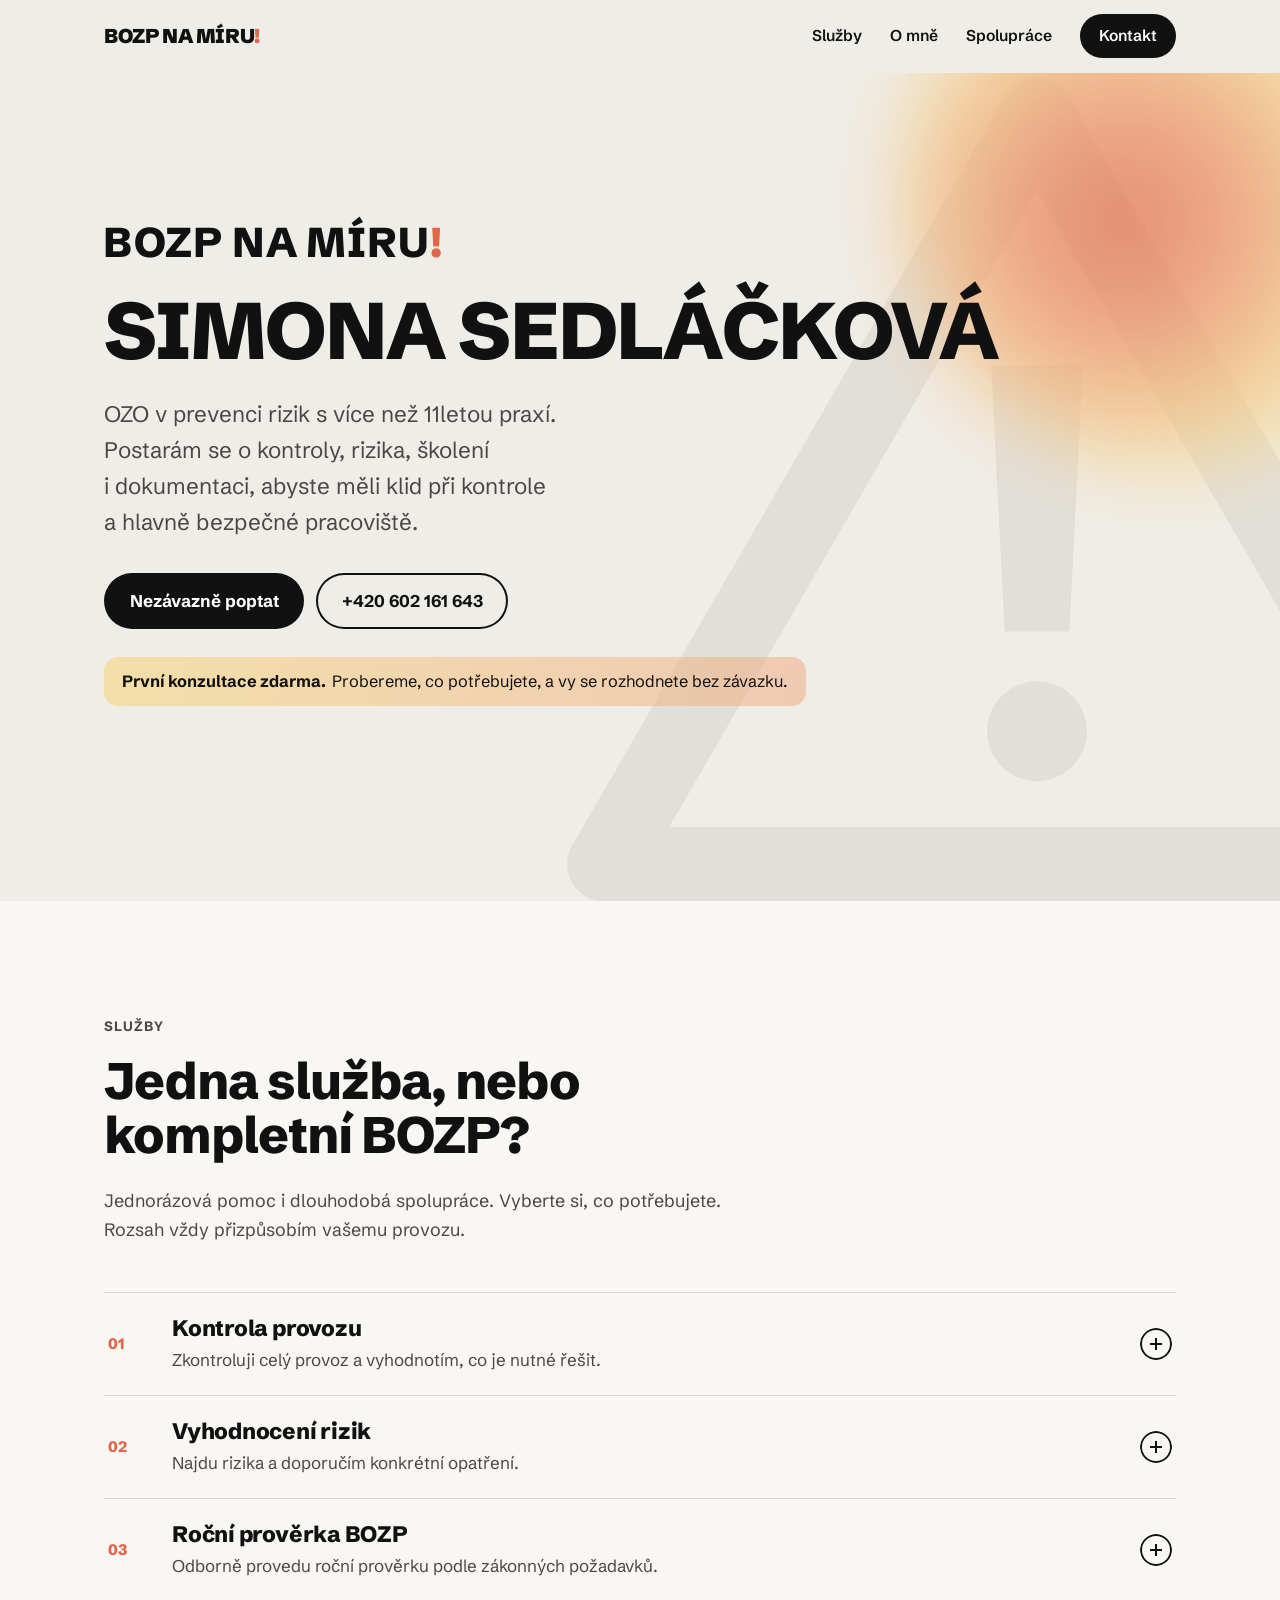
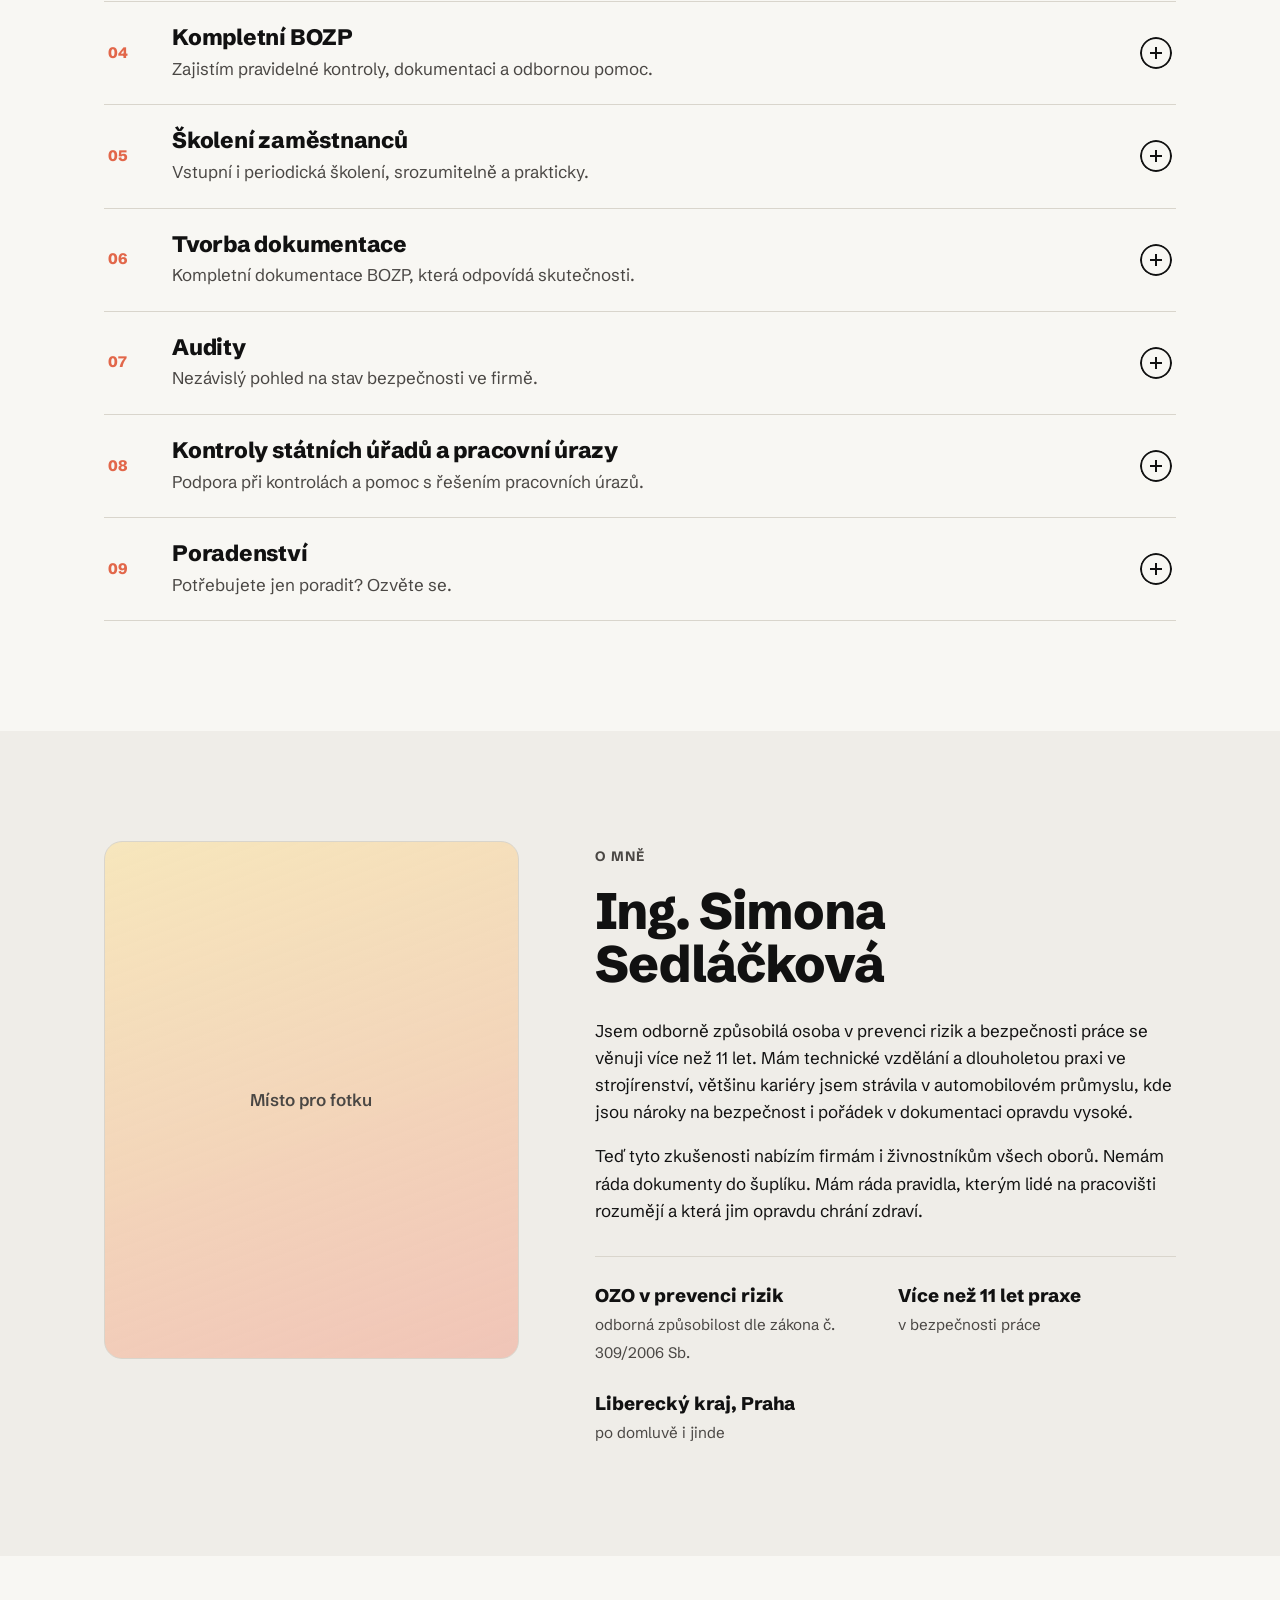
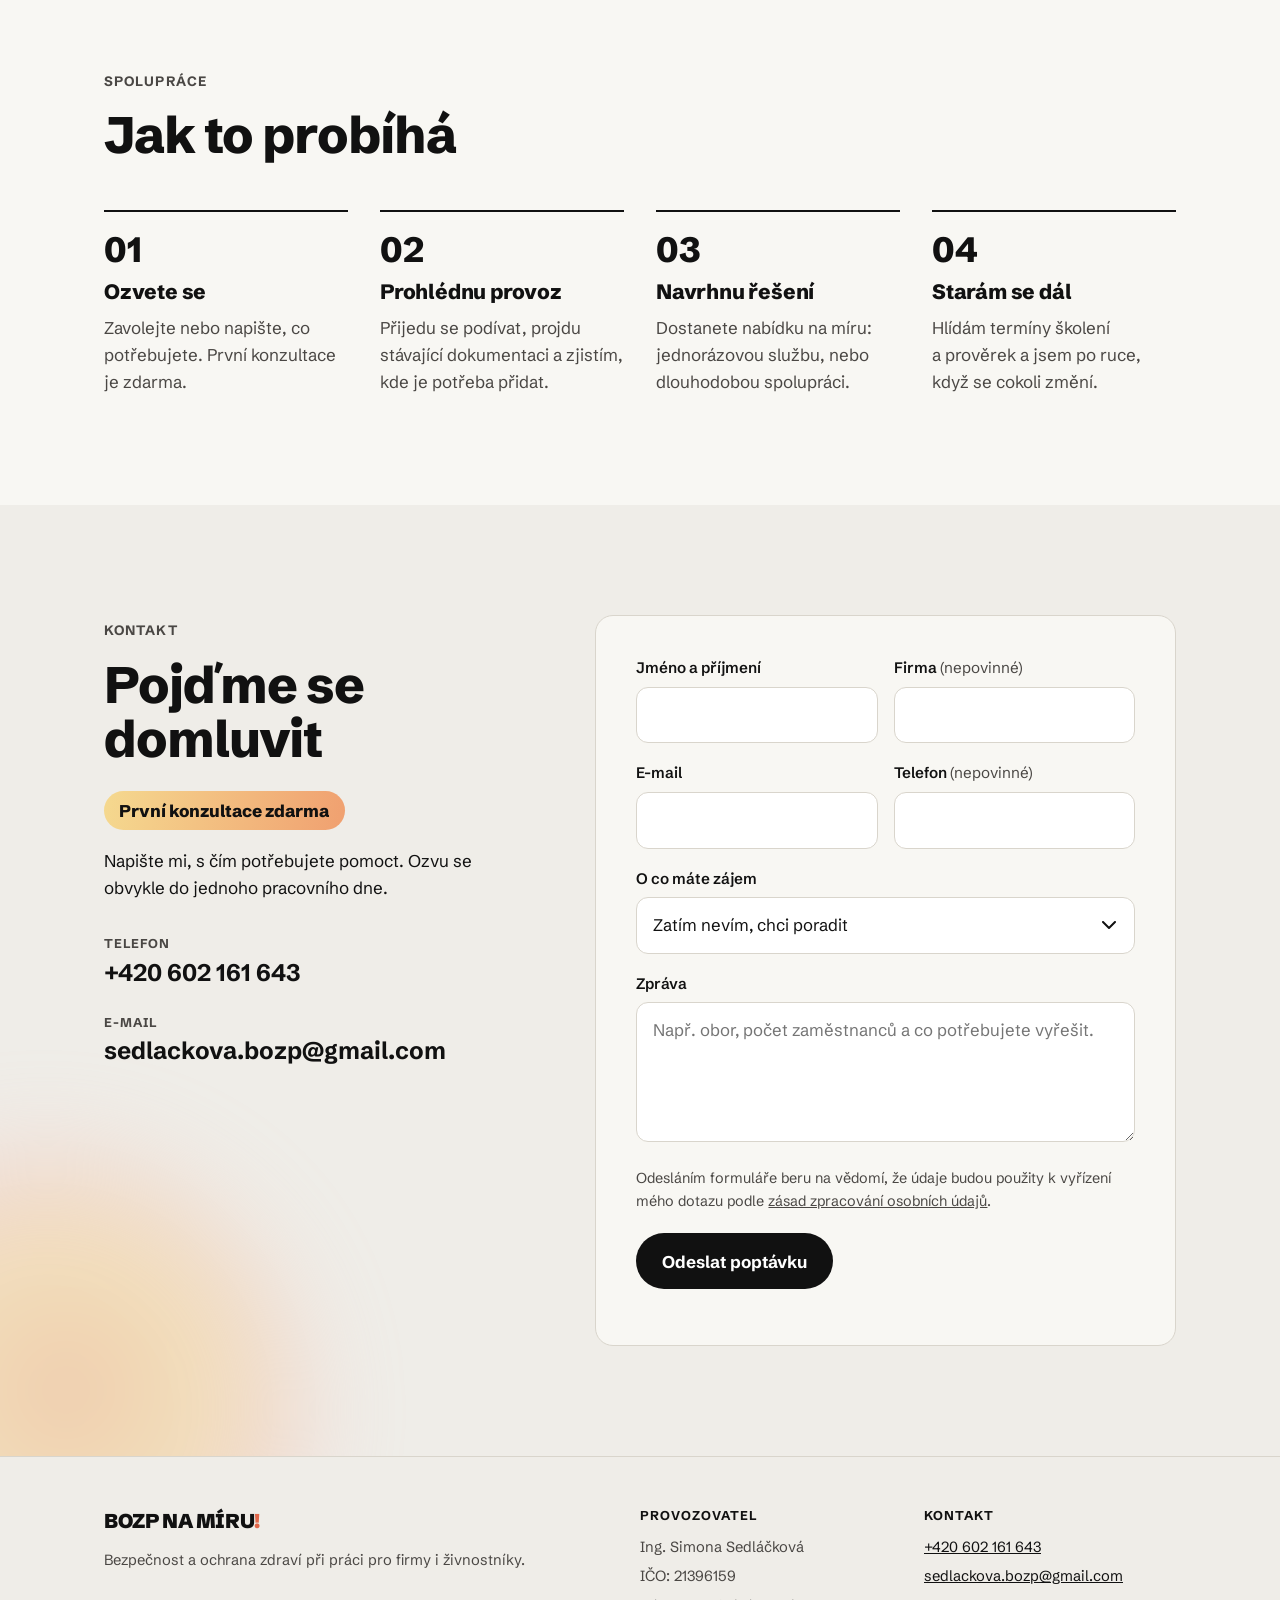
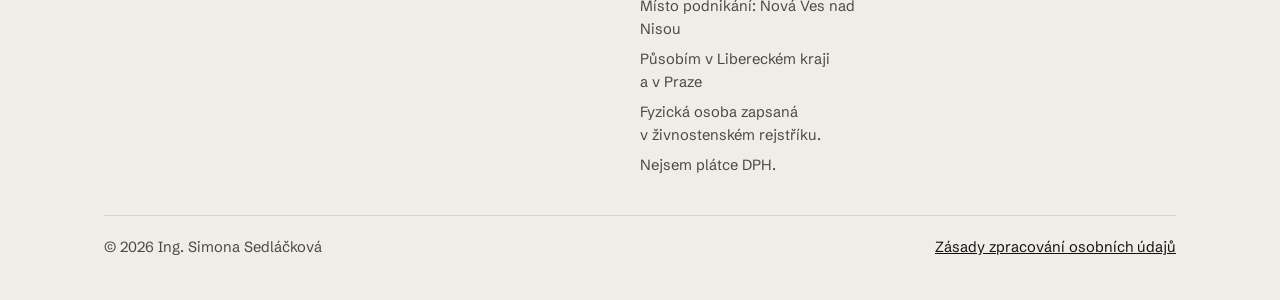
<file: index.html>
<!doctype html>
<html lang="cs">
<head>
  <meta charset="utf-8">
  <meta name="viewport" content="width=device-width, initial-scale=1">
  <title>Ing. Simona Sedláčková – OZO v prevenci rizik | BOZP na míru</title>
  <meta name="description" content="Bezpečnost a ochrana zdraví při práci pro firmy i živnostníky. Zavedení systému BOZP, školení zaměstnanců, kontroly, roční prověrky, audity a dokumentace. Simona Sedláčková, odborně způsobilá osoba v prevenci rizik.">
  <link rel="canonical" href="https://bozpnamiru.cz/">
  <meta property="og:type" content="website">
  <meta property="og:title" content="BOZP na míru – Simona Sedláčková">
  <meta property="og:description" content="BOZP pro firmy i živnostníky. Školení, kontroly, prověrky, audity a dokumentace.">
  <meta property="og:url" content="https://bozpnamiru.cz/">
  <meta property="og:locale" content="cs_CZ">
  <link rel="icon" href="assets/favicon.svg?v=2" type="image/svg+xml">
  <link rel="icon" href="assets/favicon-32.png?v=2" type="image/png" sizes="32x32">
  <link rel="apple-touch-icon" href="assets/apple-touch-icon.png?v=2">
  <link rel="preload" href="assets/fonts/schibsted-grotesk-latin-wght-normal.woff2" as="font" type="font/woff2" crossorigin>
  <link rel="stylesheet" href="assets/style.css?v=15">
  <script type="application/ld+json">
  {
    "@context": "https://schema.org",
    "@type": "ProfessionalService",
    "name": "BOZP na míru – Simona Sedláčková",
    "url": "https://bozpnamiru.cz/",
    "telephone": "+420602161643",
    "email": "sedlackova.bozp@gmail.com",
    "areaServed": "CZ",
    "description": "Bezpečnost a ochrana zdraví při práci: zavedení systému BOZP, školení zaměstnanců, kontroly, roční prověrky, audity, dokumentace a poradenství."
  }
  </script>
</head>
<body>

<header class="site-header">
  <div class="wrap">
    <a class="logo" href="#top">BOZP na míru<span class="bang">!</span></a>
    <button class="menu-toggle" aria-expanded="false" aria-controls="nav">Menu</button>
    <nav class="nav" id="nav" aria-label="Hlavní navigace">
      <a href="#sluzby">Služby</a>
      <a href="#o-mne">O mně</a>
      <a href="#spoluprace">Spolupráce</a>
      <a class="btn" href="#kontakt">Kontakt</a>
    </nav>
  </div>
</header>

<main id="top">

  <section class="hero">
    <div class="wrap">
      <p class="kicker">BOZP na míru<span class="bang">!</span></p>
      <h1>Simona Sedláčková</h1>
      <p class="lead">OZO v prevenci rizik s více než 11letou praxí. Postarám se o kontroly, rizika, školení i dokumentaci, abyste měli klid při kontrole a hlavně bezpečné pracoviště.</p>
      <div class="actions">
        <a class="btn" href="#kontakt">Nezávazně poptat</a>
        <a class="btn btn--ghost" href="tel:+420602161643">+420 602 161 643</a>
      </div>
      <p class="free"><strong>První konzultace zdarma.</strong> Probereme, co potřebujete, a vy se rozhodnete bez závazku.</p>
    </div>
  </section>

  <section class="section section--alt" id="sluzby">
    <div class="wrap">
      <div class="section-head">
        <span class="eyebrow">Služby</span>
        <h2>Jedna služba, nebo kompletní BOZP?</h2>
        <p>Jednorázová pomoc i dlouhodobá spolupráce. Vyberte si, co potřebujete. Rozsah vždy přizpůsobím vašemu provozu.</p>
      </div>
      <div class="accordion">
        <details class="acc">
          <summary><span class="num">01</span><span class="acc-title"><strong>Kontrola provozu</strong><span>Zkontroluji celý provoz a vyhodnotím, co je nutné řešit.</span></span></summary>
          <div class="acc-body">
            <p>Projdu s vámi pracoviště, stroje, sklady i kanceláře a podívám se na stávající dokumentaci. Výsledkem je přehledný seznam zjištění seřazený podle závažnosti a návrh, jak jednotlivé nedostatky odstranit.</p>
            <ul>
              <li>prohlídka pracovišť a strojního zařízení</li>
              <li>kontrola dokumentace a evidence školení</li>
              <li>zpráva se zjištěními a doporučeními</li>
            </ul>
          </div>
        </details>
        <details class="acc">
          <summary><span class="num">02</span><span class="acc-title"><strong>Vyhodnocení rizik</strong><span>Najdu rizika a doporučím konkrétní opatření.</span></span></summary>
          <div class="acc-body">
            <p>Vyhledání a vyhodnocení rizik je základní povinností každého zaměstnavatele. Zmapuji rizika na jednotlivých pracovištích a pozicích, vyhodnotím je a navrhnu konkrétní a v praxi proveditelná opatření.</p>
            <ul>
              <li>katalog rizik podle pracovišť a profesí</li>
              <li>návrh opatření a osobních ochranných pracovních prostředků (OOPP)</li>
              <li>podklady pro kategorizaci prací</li>
            </ul>
          </div>
        </details>
        <details class="acc">
          <summary><span class="num">03</span><span class="acc-title"><strong>Roční prověrka BOZP</strong><span>Odborně provedu roční prověrku podle zákonných požadavků.</span></span></summary>
          <div class="acc-body">
            <p>Prověrku BOZP musí zaměstnavatel provádět alespoň jednou ročně. Provedu ji, zapíšu výsledky a připravím plán odstranění zjištěných nedostatků s termíny a odpovědnými osobami.</p>
            <ul>
              <li>prověrka pracovišť, zařízení a dokumentace</li>
              <li>zápis z prověrky</li>
              <li>plán nápravných opatření</li>
            </ul>
          </div>
        </details>
        <details class="acc">
          <summary><span class="num">04</span><span class="acc-title"><strong>Kompletní BOZP</strong><span>Zajistím pravidelné kontroly, dokumentaci a odbornou pomoc.</span></span></summary>
          <div class="acc-body">
            <p>Převezmu za vás péči o BOZP dlouhodobě, jako vaše externí odborně způsobilá osoba. Zavedu systém, hlídám termíny školení, prověrek a revizí a jsem po ruce, když se cokoli změní.</p>
            <ul>
              <li>zavedení systému BOZP od základu</li>
              <li>pravidelné kontroly a aktualizace dokumentace</li>
              <li>hlídání termínů a konzultace kdykoli potřebujete</li>
            </ul>
          </div>
        </details>
        <details class="acc">
          <summary><span class="num">05</span><span class="acc-title"><strong>Školení zaměstnanců</strong><span>Vstupní i periodická školení, srozumitelně a prakticky.</span></span></summary>
          <div class="acc-body">
            <p>Školím zaměstnance i vedoucí pracovníky přímo u vás, s ohledem na vaše pracoviště a rizika. Bez zbytečné teorie, s příklady z praxe. Ke každému školení připravím osnovu a záznam o proškolení.</p>
            <ul>
              <li>vstupní školení nových zaměstnanců</li>
              <li>periodická školení zaměstnanců a vedoucích</li>
              <li>osnovy, testy a záznamy o školení</li>
            </ul>
          </div>
        </details>
        <details class="acc">
          <summary><span class="num">06</span><span class="acc-title"><strong>Tvorba dokumentace</strong><span>Kompletní dokumentace BOZP, která odpovídá skutečnosti.</span></span></summary>
          <div class="acc-body">
            <p>Zpracuji nebo zaktualizuji dokumentaci tak, aby odpovídala vašemu provozu a obstála při kontrole. Žádné obecné šablony do šuplíku.</p>
            <ul>
              <li>směrnice, pracovní postupy a provozní řády</li>
              <li>seznam a pravidla přidělování OOPP</li>
              <li>evidence úrazů, školení a revizí</li>
            </ul>
          </div>
        </details>
        <details class="acc">
          <summary><span class="num">07</span><span class="acc-title"><strong>Audity</strong><span>Nezávislý pohled na stav bezpečnosti ve firmě.</span></span></summary>
          <div class="acc-body">
            <p>Prověřím, jak je na tom vaše firma s BOZP, kde jsou mezery a co je potřeba doplnit. Hodí se před kontrolou zákazníka, při změně provozu nebo když přebíráte firmu po někom jiném.</p>
          </div>
        </details>
        <details class="acc">
          <summary><span class="num">08</span><span class="acc-title"><strong>Kontroly státních úřadů a pracovní úrazy</strong><span>Podpora při kontrolách a pomoc s řešením pracovních úrazů.</span></span></summary>
          <div class="acc-body">
            <p>Pomohu vám připravit se na kontrolu inspektorátu práce, hygieny nebo jiného úřadu a budu u ní s vámi. Když dojde k úrazu, provedu vás vším potřebným: šetřením, záznamem, ohlášením i opatřeními, aby se úraz neopakoval.</p>
            <ul>
              <li>příprava na kontrolu a účast při ní</li>
              <li>šetření a záznam o pracovním úrazu</li>
              <li>návrh opatření proti opakování</li>
            </ul>
          </div>
        </details>
        <details class="acc">
          <summary><span class="num">09</span><span class="acc-title"><strong>Poradenství</strong><span>Potřebujete jen poradit? Ozvěte se.</span></span></summary>
          <div class="acc-body">
            <p>Nový stroj, nová pozice, stěhování provozu nebo jen nejistota, jestli máte vše v pořádku? Zavolejte nebo napište a společně najdeme řešení.</p>
          </div>
        </details>
      </div>
    </div>
  </section>

  <section class="section" id="o-mne">
    <div class="wrap about">
      <div class="about-photo">
        <!-- Sem patří fotka: <img src="assets/simona.jpg" alt="Ing. Simona Sedláčková"> -->
        <span>Místo pro fotku</span>
      </div>
      <div class="about-text">
        <span class="eyebrow">O mně</span>
        <h2>Ing. Simona Sedláčková</h2>
        <p>Jsem odborně způsobilá osoba v prevenci rizik a bezpečnosti práce se věnuji více než 11 let. Mám technické vzdělání a dlouholetou praxi ve strojírenství, většinu kariéry jsem strávila v automobilovém průmyslu, kde jsou nároky na bezpečnost i pořádek v dokumentaci opravdu vysoké.</p>
        <p>Teď tyto zkušenosti nabízím firmám i živnostníkům všech oborů. Nemám ráda dokumenty do šuplíku. Mám ráda pravidla, kterým lidé na pracovišti rozumějí a která jim opravdu chrání zdraví.</p>
        <ul class="facts">
          <li><strong>OZO v prevenci rizik</strong><span>odborná způsobilost dle zákona č. 309/2006 Sb.</span></li>
          <li><strong>Více než 11 let praxe</strong><span>v bezpečnosti práce</span></li>
          <li><strong>Liberecký kraj, Praha</strong><span>po domluvě i jinde</span></li>
        </ul>
      </div>
    </div>
  </section>

  
<section class="section section--alt" id="spoluprace">
    <div class="wrap">
      <div class="section-head">
        <span class="eyebrow">Spolupráce</span>
        <h2>Jak to probíhá</h2>
      </div>
      <ol class="steps">
        <li>
          <h3>Ozvete se</h3>
          <p>Zavolejte nebo napište, co potřebujete. První konzultace je zdarma.</p>
        </li>
        <li>
          <h3>Prohlédnu provoz</h3>
          <p>Přijedu se podívat, projdu stávající dokumentaci a zjistím, kde je potřeba přidat.</p>
        </li>
        <li>
          <h3>Navrhnu řešení</h3>
          <p>Dostanete nabídku na míru: jednorázovou službu, nebo dlouhodobou spolupráci.</p>
        </li>
        <li>
          <h3>Starám se dál</h3>
          <p>Hlídám termíny školení a prověrek a jsem po ruce, když se cokoli změní.</p>
        </li>
      </ol>
    </div>
  </section>

  <section class="section contact" id="kontakt">
    <div class="wrap contact-grid">
      <div>
        <span class="eyebrow">Kontakt</span>
        <h2>Pojďme se domluvit</h2>
        <p class="free-tag">První konzultace zdarma</p>
        <p>Napište mi, s čím potřebujete pomoct. Ozvu se obvykle do jednoho pracovního dne.</p>
        <ul class="contact-list">
          <li><small>Telefon</small><a href="tel:+420602161643">+420 602 161 643</a></li>
          <li><small>E-mail</small><a href="mailto:sedlackova.bozp@gmail.com">sedlackova.bozp@gmail.com</a></li>
        </ul>
      </div>

      <form class="form" id="contact-form" action="https://api.web3forms.com/submit" method="POST">
        <!-- Veřejný přístupový klíč Web3Forms (zprávy chodí na sedlackova.bozp@gmail.com). Stránka po odeslání bez JS. -->
        <input type="hidden" name="access_key" value="8492be6b-2403-4255-b767-b982b2ebc6d7">
        <input type="hidden" name="subject" value="Nová poptávka z webu BOZP na míru">
        <input type="hidden" name="from_name" value="Web BOZP na míru">
        <input type="hidden" name="redirect" value="https://bozpnamiru.cz/dekujeme.html">
        <input type="checkbox" name="botcheck" class="hp" tabindex="-1" autocomplete="off" aria-hidden="true">

        <div class="form-row">
          <div class="field">
            <label for="f-name">Jméno a příjmení</label>
            <input id="f-name" name="Jméno" type="text" autocomplete="name" required>
          </div>
          <div class="field">
            <label for="f-company">Firma <span class="opt">(nepovinné)</span></label>
            <input id="f-company" name="Firma" type="text" autocomplete="organization">
          </div>
        </div>
        <div class="form-row">
          <div class="field">
            <label for="f-email">E-mail</label>
            <input id="f-email" name="email" type="email" autocomplete="email" required>
          </div>
          <div class="field">
            <label for="f-phone">Telefon <span class="opt">(nepovinné)</span></label>
            <input id="f-phone" name="Telefon" type="tel" autocomplete="tel">
          </div>
        </div>
        <div class="field">
          <label for="f-service">O co máte zájem</label>
          <select id="f-service" name="Služba">
            <option>Zatím nevím, chci poradit</option>
            <option>Kontrola provozu</option>
            <option>Vyhodnocení rizik</option>
            <option>Roční prověrka BOZP</option>
            <option>Kompletní BOZP</option>
            <option>Školení zaměstnanců</option>
            <option>Tvorba dokumentace</option>
            <option>Audit</option>
            <option>Kontrola úřadu / pracovní úraz</option>
            <option>Poradenství</option>
          </select>
        </div>
        <div class="field">
          <label for="f-message">Zpráva</label>
          <textarea id="f-message" name="Zpráva" required placeholder="Např. obor, počet zaměstnanců a co potřebujete vyřešit."></textarea>
        </div>
        <p class="form-note">Odesláním formuláře beru na vědomí, že údaje budou použity k vyřízení mého dotazu podle <a href="zasady-ochrany-osobnich-udaju.html">zásad zpracování osobních údajů</a>.</p>
        <button class="btn" type="submit">Odeslat poptávku</button>
        <p class="form-status" id="form-status" role="status" aria-live="polite"></p>
      </form>
    </div>
  </section>

</main>

<footer class="site-footer">
  <div class="wrap">
    <div class="footer-grid">
      <div>
        <a class="logo" href="#top">BOZP na míru<span class="bang">!</span></a>
        <p>Bezpečnost a ochrana zdraví při práci pro firmy i živnostníky.</p>
      </div>
      <div>
        <h4>Provozovatel</h4>
        <p>Ing. Simona Sedláčková</p>
        <p>IČO: 21396159</p>
        <p>Místo podnikání: Nová Ves nad Nisou</p>
        <p>Působím v Libereckém kraji a v Praze</p>
        <p>Fyzická osoba zapsaná v živnostenském rejstříku.</p>
        <p>Nejsem plátce DPH.</p>
      </div>
      <div>
        <h4>Kontakt</h4>
        <p><a href="tel:+420602161643">+420 602 161 643</a></p>
        <p><a href="mailto:sedlackova.bozp@gmail.com">sedlackova.bozp@gmail.com</a></p>
      </div>
    </div>
    <div class="footer-bottom">
      <span>© 2026 Ing. Simona Sedláčková</span>
      <a href="zasady-ochrany-osobnich-udaju.html">Zásady zpracování osobních údajů</a>
    </div>
  </div>
</footer>

<script src="assets/main.js?v=15" defer></script>
</body>
</html>
</file>
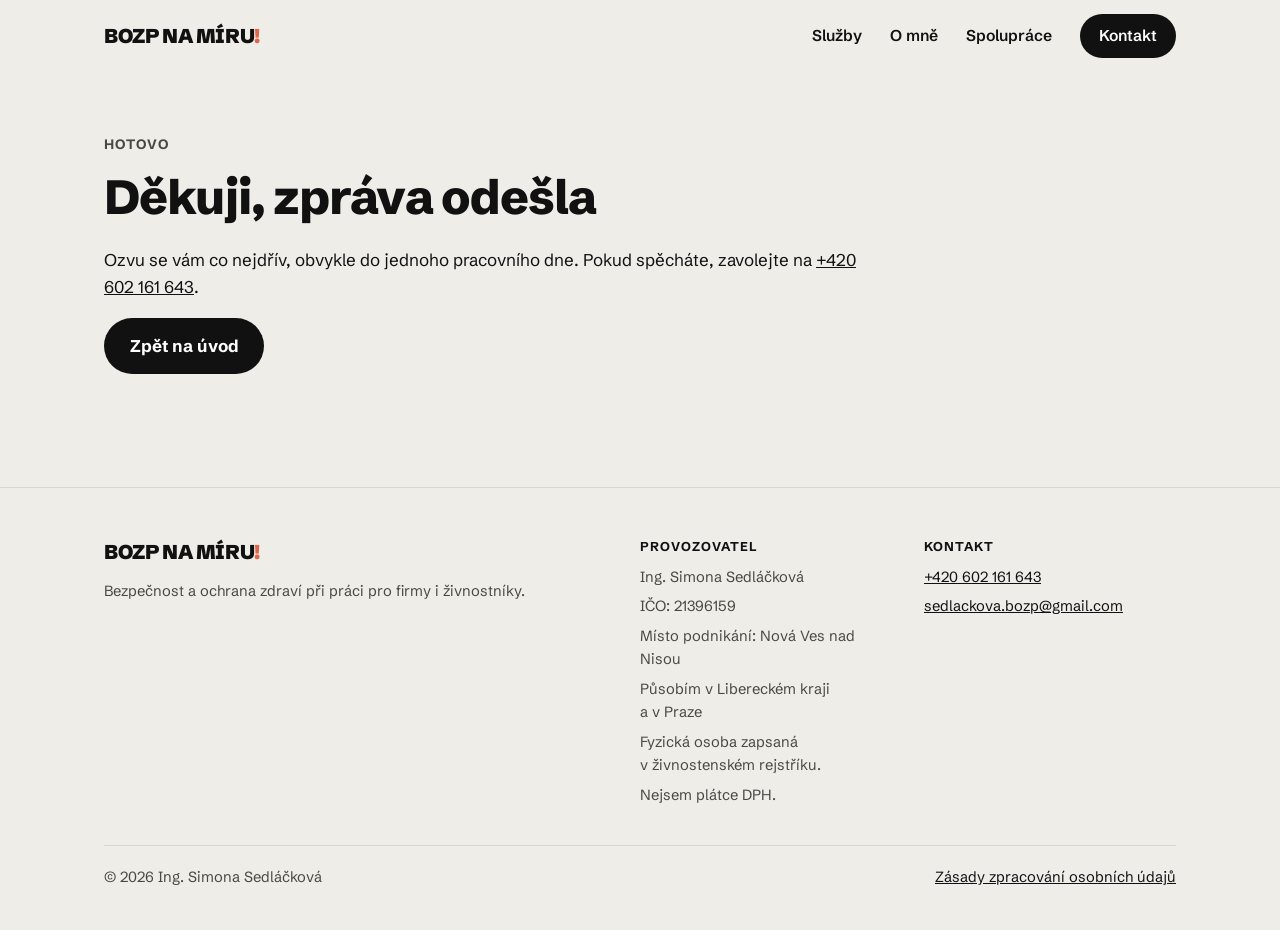
<file: dekujeme.html>
<!doctype html>
<html lang="cs">
<head>
  <meta charset="utf-8">
  <meta name="viewport" content="width=device-width, initial-scale=1">
  <title>Děkuji za zprávu – BOZP na míru</title>
  <meta name="description" content="Zpráva byla odeslána.">
  <meta name="robots" content="noindex">
  <link rel="icon" href="assets/favicon.svg?v=2" type="image/svg+xml">
  <link rel="icon" href="assets/favicon-32.png?v=2" type="image/png" sizes="32x32">
  <link rel="apple-touch-icon" href="assets/apple-touch-icon.png?v=2">
  <link rel="stylesheet" href="assets/style.css?v=15">
</head>
<body>

<header class="site-header">
  <div class="wrap">
    <a class="logo" href="index.html#top">BOZP na míru<span class="bang">!</span></a>
    <button class="menu-toggle" aria-expanded="false" aria-controls="nav">Menu</button>
    <nav class="nav" id="nav" aria-label="Hlavní navigace">
      <a href="index.html#sluzby">Služby</a>
      <a href="index.html#o-mne">O mně</a>
      <a href="index.html#spoluprace">Spolupráce</a>
      <a class="btn" href="index.html#kontakt">Kontakt</a>
    </nav>
  </div>
</header>

<main class="wrap">
  <article class="prose">
    <span class="eyebrow">Hotovo</span>
    <h1>Děkuji, zpráva odešla</h1>
    <p>Ozvu se vám co nejdřív, obvykle do jednoho pracovního dne. Pokud spěcháte, zavolejte na <a href="tel:+420602161643">+420 602 161 643</a>.</p>
    <p><a class="btn" href="index.html">Zpět na úvod</a></p>
  </article>
</main>

<footer class="site-footer">
  <div class="wrap">
    <div class="footer-grid">
      <div>
        <a class="logo" href="index.html">BOZP na míru<span class="bang">!</span></a>
        <p>Bezpečnost a ochrana zdraví při práci pro firmy i živnostníky.</p>
      </div>
      <div>
        <h4>Provozovatel</h4>
        <p>Ing. Simona Sedláčková</p>
        <p>IČO: 21396159</p>
        <p>Místo podnikání: Nová Ves nad Nisou</p>
        <p>Působím v Libereckém kraji a v Praze</p>
        <p>Fyzická osoba zapsaná v živnostenském rejstříku.</p>
        <p>Nejsem plátce DPH.</p>
      </div>
      <div>
        <h4>Kontakt</h4>
        <p><a href="tel:+420602161643">+420 602 161 643</a></p>
        <p><a href="mailto:sedlackova.bozp@gmail.com">sedlackova.bozp@gmail.com</a></p>
      </div>
    </div>
    <div class="footer-bottom">
      <span>© 2026 Ing. Simona Sedláčková</span>
      <a href="zasady-ochrany-osobnich-udaju.html">Zásady zpracování osobních údajů</a>
    </div>
  </div>
</footer>

<script src="assets/main.js?v=15" defer></script>
</body>
</html>
</file>
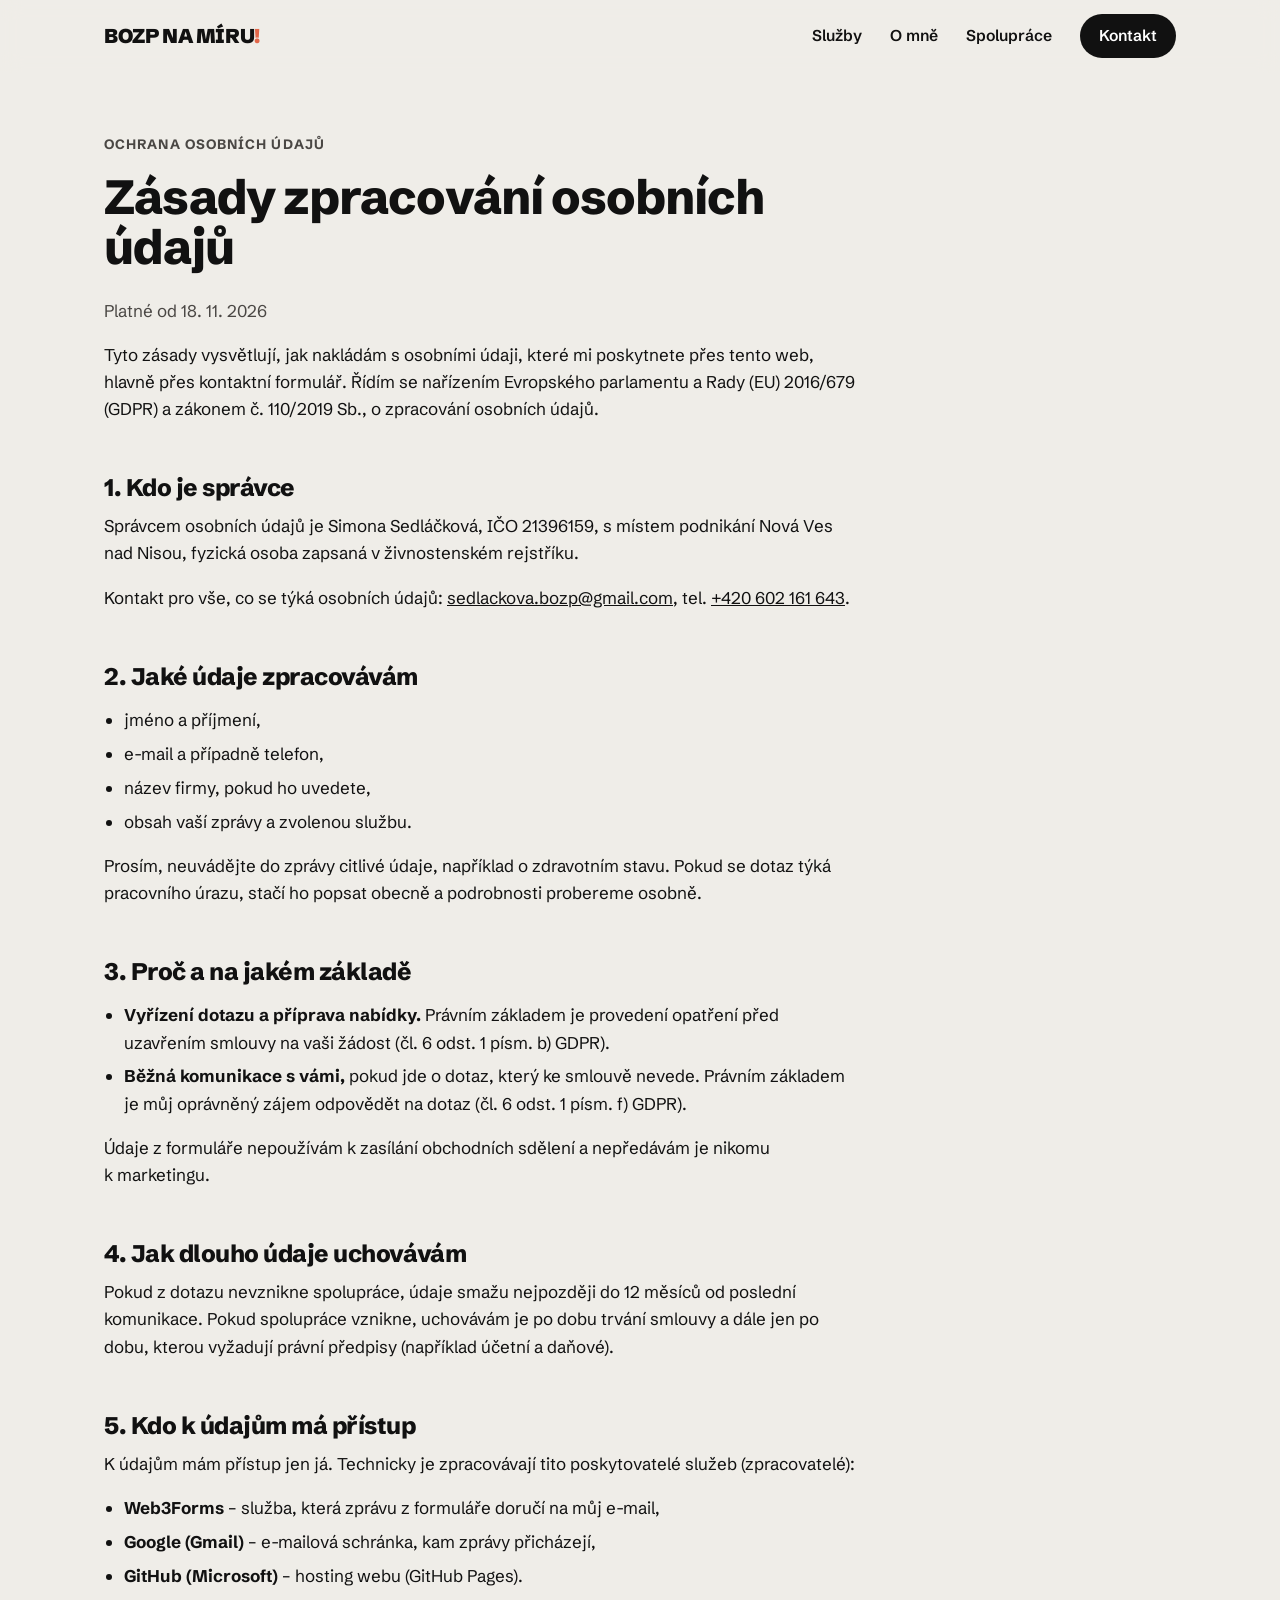
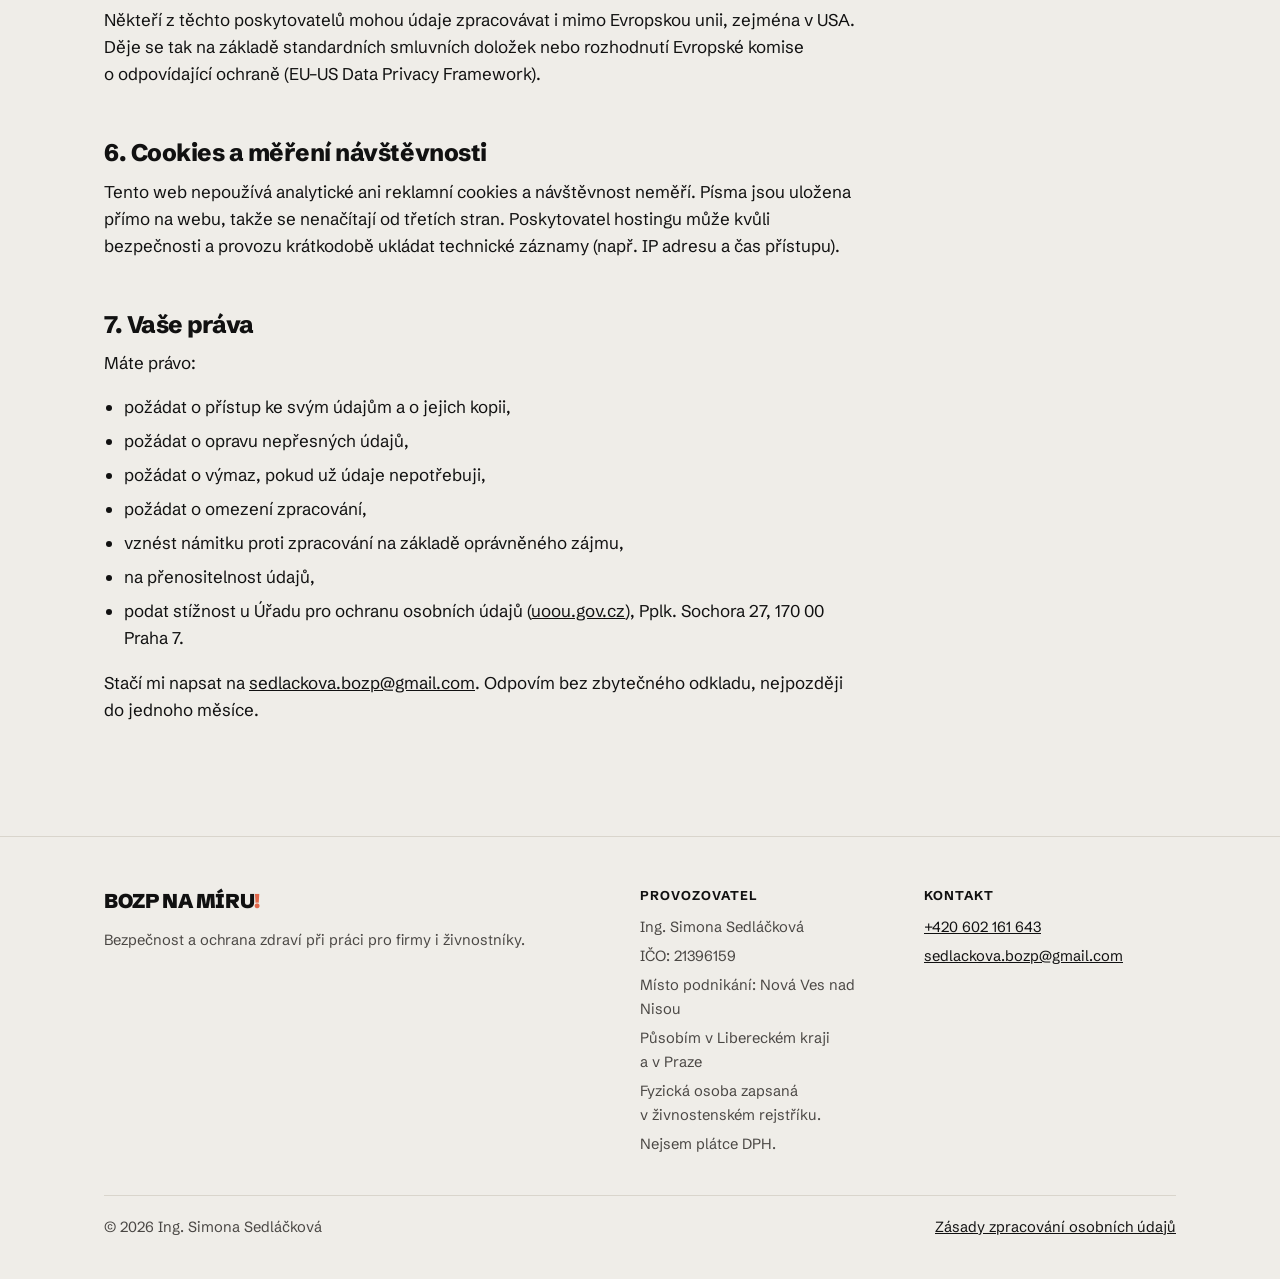
<file: zasady-ochrany-osobnich-udaju.html>
<!doctype html>
<html lang="cs">
<head>
  <meta charset="utf-8">
  <meta name="viewport" content="width=device-width, initial-scale=1">
  <title>Zásady zpracování osobních údajů – BOZP na míru</title>
  <meta name="description" content="Jak web BOZP na míru zpracovává osobní údaje z kontaktního formuláře.">
  <link rel="icon" href="assets/favicon.svg?v=2" type="image/svg+xml">
  <link rel="icon" href="assets/favicon-32.png?v=2" type="image/png" sizes="32x32">
  <link rel="apple-touch-icon" href="assets/apple-touch-icon.png?v=2">
  <link rel="stylesheet" href="assets/style.css?v=15">
</head>
<body>

<header class="site-header">
  <div class="wrap">
    <a class="logo" href="index.html#top">BOZP na míru<span class="bang">!</span></a>
    <button class="menu-toggle" aria-expanded="false" aria-controls="nav">Menu</button>
    <nav class="nav" id="nav" aria-label="Hlavní navigace">
      <a href="index.html#sluzby">Služby</a>
      <a href="index.html#o-mne">O mně</a>
      <a href="index.html#spoluprace">Spolupráce</a>
      <a class="btn" href="index.html#kontakt">Kontakt</a>
    </nav>
  </div>
</header>

<main class="wrap">
  <article class="prose">
    <span class="eyebrow">Ochrana osobních údajů</span>
    <h1>Zásady zpracování osobních údajů</h1>
    <p class="meta">Platné od 18. 11. 2026</p>

    <p>Tyto zásady vysvětlují, jak nakládám s osobními údaji, které mi poskytnete přes tento web, hlavně přes kontaktní formulář. Řídím se nařízením Evropského parlamentu a Rady (EU) 2016/679 (GDPR) a zákonem č. 110/2019 Sb., o zpracování osobních údajů.</p>

    <h2>1. Kdo je správce</h2>
    <p>Správcem osobních údajů je Simona Sedláčková, IČO 21396159, s místem podnikání Nová Ves nad Nisou, fyzická osoba zapsaná v živnostenském rejstříku.</p>
    <p>Kontakt pro vše, co se týká osobních údajů: <a href="mailto:sedlackova.bozp@gmail.com">sedlackova.bozp@gmail.com</a>, tel. <a href="tel:+420602161643">+420 602 161 643</a>.</p>

    <h2>2. Jaké údaje zpracovávám</h2>
    <ul>
      <li>jméno a příjmení,</li>
      <li>e-mail a případně telefon,</li>
      <li>název firmy, pokud ho uvedete,</li>
      <li>obsah vaší zprávy a zvolenou službu.</li>
    </ul>
    <p>Prosím, neuvádějte do zprávy citlivé údaje, například o zdravotním stavu. Pokud se dotaz týká pracovního úrazu, stačí ho popsat obecně a podrobnosti probereme osobně.</p>

    <h2>3. Proč a na jakém základě</h2>
    <ul>
      <li><strong>Vyřízení dotazu a příprava nabídky.</strong> Právním základem je provedení opatření před uzavřením smlouvy na vaši žádost (čl. 6 odst. 1 písm. b) GDPR).</li>
      <li><strong>Běžná komunikace s vámi,</strong> pokud jde o dotaz, který ke smlouvě nevede. Právním základem je můj oprávněný zájem odpovědět na dotaz (čl. 6 odst. 1 písm. f) GDPR).</li>
    </ul>
    <p>Údaje z formuláře nepoužívám k zasílání obchodních sdělení a nepředávám je nikomu k marketingu.</p>

    <h2>4. Jak dlouho údaje uchovávám</h2>
    <p>Pokud z dotazu nevznikne spolupráce, údaje smažu nejpozději do 12 měsíců od poslední komunikace. Pokud spolupráce vznikne, uchovávám je po dobu trvání smlouvy a dále jen po dobu, kterou vyžadují právní předpisy (například účetní a daňové).</p>

    <h2>5. Kdo k údajům má přístup</h2>
    <p>K údajům mám přístup jen já. Technicky je zpracovávají tito poskytovatelé služeb (zpracovatelé):</p>
    <ul>
      <li><strong>Web3Forms</strong> – služba, která zprávu z formuláře doručí na můj e-mail,</li>
      <li><strong>Google (Gmail)</strong> – e-mailová schránka, kam zprávy přicházejí,</li>
      <li><strong>GitHub (Microsoft)</strong> – hosting webu (GitHub Pages).</li>
    </ul>
    <p>Někteří z těchto poskytovatelů mohou údaje zpracovávat i mimo Evropskou unii, zejména v USA. Děje se tak na základě standardních smluvních doložek nebo rozhodnutí Evropské komise o odpovídající ochraně (EU–US Data Privacy Framework).</p>

    <h2>6. Cookies a měření návštěvnosti</h2>
    <p>Tento web nepoužívá analytické ani reklamní cookies a návštěvnost neměří. Písma jsou uložena přímo na webu, takže se nenačítají od třetích stran. Poskytovatel hostingu může kvůli bezpečnosti a provozu krátkodobě ukládat technické záznamy (např. IP adresu a čas přístupu).</p>

    <h2>7. Vaše práva</h2>
    <p>Máte právo:</p>
    <ul>
      <li>požádat o přístup ke svým údajům a o jejich kopii,</li>
      <li>požádat o opravu nepřesných údajů,</li>
      <li>požádat o výmaz, pokud už údaje nepotřebuji,</li>
      <li>požádat o omezení zpracování,</li>
      <li>vznést námitku proti zpracování na základě oprávněného zájmu,</li>
      <li>na přenositelnost údajů,</li>
      <li>podat stížnost u Úřadu pro ochranu osobních údajů (<a href="https://uoou.gov.cz" rel="noopener">uoou.gov.cz</a>), Pplk. Sochora 27, 170 00 Praha 7.</li>
    </ul>
    <p>Stačí mi napsat na <a href="mailto:sedlackova.bozp@gmail.com">sedlackova.bozp@gmail.com</a>. Odpovím bez zbytečného odkladu, nejpozději do jednoho měsíce.</p>
  </article>
</main>

<footer class="site-footer">
  <div class="wrap">
    <div class="footer-grid">
      <div>
        <a class="logo" href="index.html">BOZP na míru<span class="bang">!</span></a>
        <p>Bezpečnost a ochrana zdraví při práci pro firmy i živnostníky.</p>
      </div>
      <div>
        <h4>Provozovatel</h4>
        <p>Ing. Simona Sedláčková</p>
        <p>IČO: 21396159</p>
        <p>Místo podnikání: Nová Ves nad Nisou</p>
        <p>Působím v Libereckém kraji a v Praze</p>
        <p>Fyzická osoba zapsaná v živnostenském rejstříku.</p>
        <p>Nejsem plátce DPH.</p>
      </div>
      <div>
        <h4>Kontakt</h4>
        <p><a href="tel:+420602161643">+420 602 161 643</a></p>
        <p><a href="mailto:sedlackova.bozp@gmail.com">sedlackova.bozp@gmail.com</a></p>
      </div>
    </div>
    <div class="footer-bottom">
      <span>© 2026 Ing. Simona Sedláčková</span>
      <a href="zasady-ochrany-osobnich-udaju.html">Zásady zpracování osobních údajů</a>
    </div>
  </div>
</footer>

<script src="assets/main.js?v=15" defer></script>
</body>
</html>
</file>
<file: assets/style.css>
/* BOZP na míru – styl podle vizitky */

@font-face {
  font-family: "Schibsted Grotesk";
  font-style: normal;
  font-display: swap;
  font-weight: 400 900;
  src: url("fonts/schibsted-grotesk-latin-ext-wght-normal.woff2") format("woff2-variations");
  unicode-range: U+0100-02BA, U+02BD-02C5, U+02C7-02CC, U+02CE-02D7, U+02DD-02FF, U+0304, U+0308, U+0329, U+1D00-1DBF, U+1E00-1E9F, U+1EF2-1EFF, U+2020, U+20A0-20AB, U+20AD-20C0, U+2113, U+2C60-2C7F, U+A720-A7FF;
}
@font-face {
  font-family: "Schibsted Grotesk";
  font-style: normal;
  font-display: swap;
  font-weight: 400 900;
  src: url("fonts/schibsted-grotesk-latin-wght-normal.woff2") format("woff2-variations");
  unicode-range: U+0000-00FF, U+0131, U+0152-0153, U+02BB-02BC, U+02C6, U+02DA, U+02DC, U+0304, U+0308, U+0329, U+2000-206F, U+20AC, U+2122, U+2191, U+2193, U+2212, U+2215, U+FEFF, U+FFFD;
}

:root {
  --bg: #efede8;
  --bg-card: #f8f7f3;
  --ink: #111111;
  --ink-soft: #4a4744;
  --line: #d9d5cc;
  --orange: #e2674a;
  --peach: #f0a070;
  --yellow: #f5d98f;
  --pink: #f3b6b0;
  --radius: 18px;
  --wrap: 1120px;
}

*, *::before, *::after { box-sizing: border-box; }

html { scroll-behavior: smooth; }

body {
  margin: 0;
  background: var(--bg);
  color: var(--ink);
  font-family: "Schibsted Grotesk", system-ui, -apple-system, "Segoe UI", Arial, sans-serif;
  font-size: 1.0625rem;
  line-height: 1.6;
  -webkit-font-smoothing: antialiased;
  overflow-x: hidden;
}

img { max-width: 100%; display: block; }
a { color: inherit; }

.wrap {
  width: 100%;
  max-width: var(--wrap);
  margin: 0 auto;
  padding: 0 24px;
}

h1, h2, h3 {
  font-weight: 800;
  line-height: 1.05;
  letter-spacing: -0.02em;
  margin: 0 0 .5em;
}
h1 { font-size: clamp(2.6rem, 7vw, 5.2rem); text-transform: uppercase; }
h2 { font-size: clamp(2rem, 4.5vw, 3.2rem); }
h3 { font-size: 1.3rem; letter-spacing: -0.01em; }

p { margin: 0 0 1em; }

.eyebrow {
  display: inline-block;
  font-size: .85rem;
  font-weight: 700;
  letter-spacing: .08em;
  text-transform: uppercase;
  color: var(--ink-soft);
  margin-bottom: 1rem;
}

/* ---------- Hlavička ---------- */
.site-header {
  position: sticky;
  top: 0;
  z-index: 20;
  background: color-mix(in srgb, var(--bg) 88%, transparent);
  backdrop-filter: blur(10px);
  -webkit-backdrop-filter: blur(10px);
  border-bottom: 1px solid transparent;
}
.site-header .wrap {
  display: flex;
  align-items: center;
  justify-content: space-between;
  height: 72px;
}
.logo {
  font-weight: 900;
  font-size: 1.25rem;
  letter-spacing: -0.02em;
  text-decoration: none;
  text-transform: uppercase;
  white-space: nowrap;
}
.logo .bang { color: var(--orange); }

.nav { display: flex; gap: 28px; align-items: center; }
.nav a {
  text-decoration: none;
  font-weight: 600;
  font-size: .98rem;
}
.nav a:hover { text-decoration: underline; text-underline-offset: 4px; }

.btn {
  display: inline-flex;
  align-items: center;
  gap: .5em;
  background: var(--ink);
  color: #fff;
  border: 0;
  border-radius: 999px;
  padding: .85em 1.5em;
  font: inherit;
  font-weight: 700;
  text-decoration: none;
  cursor: pointer;
  transition: transform .15s ease, background .15s ease;
}
.btn:hover { transform: translateY(-1px); background: #2a2a2a; }
.btn--ghost {
  background: transparent;
  color: var(--ink);
  box-shadow: inset 0 0 0 2px var(--ink);
}
.btn--ghost:hover { background: var(--ink); color: #fff; }
.nav .btn { padding: .6em 1.2em; color: #fff; }
.nav .btn:hover { text-decoration: none; }

.menu-toggle {
  display: none;
  color: var(--ink);
  -webkit-appearance: none;
  appearance: none;
  background: none;
  border: 0;
  font: inherit;
  font-weight: 700;
  cursor: pointer;
  padding: 8px 0;
}

@media (max-width: 760px) {
  .menu-toggle { display: block; }
  .nav {
    display: none;
    position: absolute;
    top: 72px; left: 0; right: 0;
    flex-direction: column;
    align-items: flex-start;
    gap: 0;
    background: var(--bg);
    border-bottom: 1px solid var(--line);
    padding: 8px 24px 20px;
  }
  .nav.open { display: flex; }
  .nav a { padding: 10px 0; }
  .nav .btn { margin-top: 8px; padding: .7em 1.3em; }
}

/* ---------- Úvod ---------- */
.hero {
  position: relative;
  padding: clamp(36px, 6vw, 72px) 0 clamp(64px, 10vw, 120px);
  isolation: isolate;
  overflow: hidden;
  min-height: calc(100vh - 72px);
  min-height: calc(100svh - 72px);
  display: flex;
  flex-direction: column;
  justify-content: center;
}
/* Jediná výraznější skvrna – jako na vizitce v rohu */
.hero::before {
  content: "";
  position: absolute;
  z-index: -1;
  right: -180px;
  top: -160px;
  width: 560px;
  height: 560px;
  border-radius: 50%;
  background: radial-gradient(circle at 40% 55%, var(--orange) 0%, var(--peach) 30%, var(--yellow) 52%, transparent 70%);
  filter: blur(40px);
  opacity: .75;
}
/* Jemný vykřičník v pozadí */
.hero::after {
  content: "";
  position: absolute;
  z-index: -2; /* pod skvrnou */
  left: 42%;
  bottom: -30px;
  width: max(820px, 78vw);
  aspect-ratio: 120 / 106;
  background: url("warning.svg?v=6") left top / contain no-repeat;
  opacity: .06;
  pointer-events: none;
}
@media (max-width: 760px) {
  .hero::after { left: auto; right: -300px; top: auto; bottom: -20px; width: 760px; opacity: .035; }
}
.hero h1 { white-space: nowrap; margin-bottom: .3em; font-size: clamp(1.6rem, 7.2vw, 5rem); }
.hero .role {
  font-size: clamp(1.3rem, 2.6vw, 1.9rem);
  font-weight: 700;
  letter-spacing: -0.01em;
  margin: 0 0 1.2rem;
}
.hero .lead {
  font-size: clamp(1.15rem, 2vw, 1.4rem);
  max-width: 38ch;
  color: var(--ink-soft);
  margin-bottom: 2rem;
}
.hero .actions { display: flex; flex-wrap: wrap; gap: 12px; }
.hero .badge {
  display: inline-flex;
  align-items: center;
  gap: .6em;
  font-weight: 600;
  font-size: .95rem;
  margin-bottom: 1.5rem;
  padding: .4em .9em;
  border-radius: 999px;
  background: var(--bg-card);
  border: 1px solid var(--line);
}
.hero .badge::before {
  content: "";
  width: 8px; height: 8px;
  border-radius: 50%;
  background: var(--orange);
}

@media (max-width: 760px) {
  .hero::before { width: 380px; height: 380px; right: -160px; top: -120px; }
}

/* ---------- Sekce ---------- */
.section { padding: clamp(64px, 9vw, 110px) 0; }
.section--alt { background: var(--bg-card); }
.section-head { max-width: 640px; margin-bottom: 48px; }
.section-head p { color: var(--ink-soft); font-size: 1.12rem; }

/* Služby */
.services {
  list-style: none;
  margin: 0;
  padding: 0;
  display: grid;
  grid-template-columns: repeat(auto-fill, minmax(300px, 1fr));
  gap: 16px;
}
.service {
  background: var(--bg);
  border: 1px solid var(--line);
  border-radius: var(--radius);
  padding: 28px;
  transition: border-color .2s ease;
}
.service:hover { border-color: var(--ink); }
.service .num {
  display: block;
  font-weight: 800;
  font-size: .9rem;
  color: var(--orange);
  margin-bottom: 1.2rem;
}
.service p { color: var(--ink-soft); margin: 0; font-size: 1rem; }

/* O mně */
.about {
  display: grid;
  grid-template-columns: minmax(0, 5fr) minmax(0, 7fr);
  gap: clamp(32px, 6vw, 80px);
  align-items: start;
}
.about-photo {
  aspect-ratio: 4 / 5;
  border-radius: var(--radius);
  background:
    linear-gradient(160deg, rgba(245, 217, 143, .55), rgba(226, 103, 74, .35)),
    var(--bg-card);
  border: 1px solid var(--line);
  display: grid;
  place-items: center;
  color: var(--ink-soft);
  font-weight: 600;
  text-align: center;
  padding: 24px;
  overflow: hidden;
}
.about-photo img { width: 100%; height: 100%; object-fit: cover; }
.facts {
  list-style: none;
  padding: 0;
  margin: 2rem 0 0;
  display: grid;
  grid-template-columns: repeat(auto-fit, minmax(180px, 1fr));
  gap: 24px;
  border-top: 1px solid var(--line);
  padding-top: 24px;
}
.facts strong { display: block; font-size: 1.15rem; font-weight: 800; }
.facts span { color: var(--ink-soft); font-size: .95rem; }

@media (max-width: 860px) {
  .about { grid-template-columns: 1fr; }
  .about-photo { max-width: 380px; }
}

/* Jak spolupracujeme */
.steps {
  list-style: none;
  margin: 0;
  padding: 0;
  display: grid;
  grid-template-columns: repeat(auto-fit, minmax(220px, 1fr));
  gap: 32px;
  counter-reset: step;
}
.steps li { counter-increment: step; border-top: 2px solid var(--ink); padding-top: 20px; }
.steps li::before {
  content: counter(step, decimal-leading-zero);
  display: block;
  font-weight: 800;
  font-size: 2.2rem;
  line-height: 1;
  margin-bottom: 14px;
}
.steps p { color: var(--ink-soft); margin: 0; }

/* Kontakt */
.contact {
  position: relative;
  isolation: isolate;
  overflow: hidden;
}
/* Druhá, menší a slabší skvrna */
.contact::before {
  content: "";
  position: absolute;
  z-index: -1;
  left: -220px;
  bottom: -220px;
  width: 520px;
  height: 520px;
  border-radius: 50%;
  background: radial-gradient(circle at 55% 45%, var(--peach) 0%, var(--yellow) 35%, var(--pink) 55%, transparent 70%);
  filter: blur(50px);
  opacity: .5;
}
.contact-grid {
  display: grid;
  grid-template-columns: minmax(0, 5fr) minmax(0, 7fr);
  gap: clamp(32px, 6vw, 80px);
}
.contact-list { list-style: none; padding: 0; margin: 2rem 0 0; }
.contact-list li { margin-bottom: 1.2rem; }
.contact-list small {
  display: block;
  font-size: .8rem;
  font-weight: 700;
  letter-spacing: .08em;
  text-transform: uppercase;
  color: var(--ink-soft);
}
.contact-list a {
  font-size: clamp(1.2rem, 2.4vw, 1.5rem);
  font-weight: 700;
  text-decoration: none;
  word-break: break-word;
}
.contact-list a:hover { text-decoration: underline; text-underline-offset: 4px; }

.form {
  background: var(--bg-card);
  border: 1px solid var(--line);
  border-radius: var(--radius);
  padding: clamp(24px, 4vw, 40px);
}
.form-row { display: grid; grid-template-columns: 1fr 1fr; gap: 16px; }
.field { margin-bottom: 18px; }
.field label { display: block; font-weight: 600; font-size: .95rem; margin-bottom: 6px; }
.field label .opt { font-weight: 400; color: var(--ink-soft); }
.field input,
.field select,
.field textarea {
  width: 100%;
  font: inherit;
  font-size: 1rem;
  color: var(--ink);
  background: #fff;
  border: 1px solid var(--line);
  border-radius: 12px;
  padding: 14px 16px;
  min-height: 52px;
  font-size: 1.05rem;
  transition: border-color .15s ease, box-shadow .15s ease;
}
.field textarea { min-height: 140px; resize: vertical; }
.field select {
  -webkit-appearance: none;
  -moz-appearance: none;
  appearance: none;
  background-color: #fff;
  background-image: url("data:image/svg+xml,%3Csvg xmlns='http://www.w3.org/2000/svg' width='14' height='9' viewBox='0 0 14 9'%3E%3Cpath d='M1 1l6 6 6-6' fill='none' stroke='%23111' stroke-width='2' stroke-linecap='round' stroke-linejoin='round'/%3E%3C/svg%3E");
  background-repeat: no-repeat;
  background-position: right 18px center;
  background-size: 14px 9px;
  padding-right: 48px;
  cursor: pointer;
}
.field input:focus,
.field select:focus,
.field textarea:focus {
  outline: none;
  border-color: var(--ink);
  box-shadow: 0 0 0 3px rgba(226, 103, 74, .25);
}
.form-note { font-size: .9rem; color: var(--ink-soft); margin: 4px 0 20px; }
.form-status { margin: 16px 0 0; font-weight: 600; }
.form-status.ok { color: #1f6b3a; }
.form-status.err { color: #a3321a; }
.hp { position: absolute; left: -9999px; width: 1px; height: 1px; overflow: hidden; }

@media (max-width: 860px) {
  .contact-grid { grid-template-columns: 1fr; }
}
@media (max-width: 520px) {
  .form-row { grid-template-columns: 1fr; gap: 0; }
}

/* ---------- Patička ---------- */
.site-footer {
  border-top: 1px solid var(--line);
  padding: 48px 0 40px;
  font-size: .92rem;
  color: var(--ink-soft);
}
.footer-grid {
  display: grid;
  grid-template-columns: 2fr 1fr 1fr;
  gap: 32px;
}
.site-footer .logo { color: var(--ink); display: inline-block; margin-bottom: 12px; }
.site-footer h4 {
  margin: 0 0 10px;
  font-size: .8rem;
  letter-spacing: .08em;
  text-transform: uppercase;
  color: var(--ink);
}
.site-footer p { margin: 0 0 .4em; }
.site-footer a { color: var(--ink); }
.footer-bottom {
  margin-top: 32px;
  padding-top: 20px;
  border-top: 1px solid var(--line);
  display: flex;
  flex-wrap: wrap;
  justify-content: space-between;
  gap: 12px;
}
@media (max-width: 760px) {
  .footer-grid { grid-template-columns: 1fr; }
}

/* ---------- Textové stránky (zásady) ---------- */
.prose { max-width: 760px; padding: 56px 0 96px; }
.prose h1 { font-size: clamp(2rem, 5vw, 3rem); text-transform: none; }
.prose h2 { font-size: 1.5rem; margin-top: 2.2em; }
.prose ul { padding-left: 1.2em; }
.prose li { margin-bottom: .4em; }
.prose .meta { color: var(--ink-soft); }

.placeholder {
  background: rgba(245, 217, 143, .55);
  border-radius: 4px;
  padding: 0 .25em;
}

:focus-visible { outline: 3px solid var(--orange); outline-offset: 3px; }

@media (prefers-reduced-motion: reduce) {
  html { scroll-behavior: auto; }
  * { transition: none !important; }
}

/* ---------- Rozklikávací služby ---------- */
.accordion { border-top: 1px solid var(--line); }
.acc { border-bottom: 1px solid var(--line); }
.acc summary {
  list-style: none;
  display: grid;
  grid-template-columns: 48px 1fr 32px;
  gap: 16px;
  align-items: center;
  padding: 22px 4px;
  cursor: pointer;
}
.acc summary::-webkit-details-marker { display: none; }
.acc summary::after {
  content: "";
  width: 32px; height: 32px;
  border-radius: 50%;
  box-shadow: inset 0 0 0 2px var(--ink);
  background:
    linear-gradient(var(--ink), var(--ink)) center / 12px 2px no-repeat,
    linear-gradient(var(--ink), var(--ink)) center / 2px 12px no-repeat;
  transition: transform .2s ease, background-color .2s ease;
}
.acc[open] summary::after {
  background:
    linear-gradient(#fff, #fff) center / 12px 2px no-repeat,
    var(--ink);
}
.acc summary:hover .acc-title strong { text-decoration: underline; text-underline-offset: 4px; }
.acc .num { font-weight: 800; font-size: .95rem; color: var(--orange); }
.acc-title strong { display: block; font-size: clamp(1.15rem, 2.2vw, 1.4rem); font-weight: 800; letter-spacing: -0.01em; line-height: 1.2; }
.acc-title span { display: block; color: var(--ink-soft); margin-top: 4px; }
.acc-body {
  padding: 0 52px 28px 68px;
  max-width: 820px;
}
.acc-body p { margin-bottom: .8em; }
.acc-body ul { margin: 0; padding-left: 1.1em; }
.acc-body li { margin-bottom: .3em; }
.acc-body li::marker { color: var(--orange); }
@media (max-width: 600px) {
  .acc summary { grid-template-columns: 32px 1fr 32px; gap: 12px; }
  .acc-body { padding: 0 0 24px 44px; }
}

/* První konzultace zdarma */
.free {
  margin: 28px 0 0;
  display: inline-flex;
  flex-wrap: wrap;
  gap: .35em;
  align-items: baseline;
  padding: .7em 1.1em;
  border-radius: 14px;
  background: linear-gradient(100deg, rgba(245, 217, 143, .7), rgba(240, 160, 112, .45));
  font-size: 1.02rem;
}
.free-tag {
  display: inline-block;
  font-weight: 800;
  padding: .35em .9em;
  border-radius: 999px;
  background: linear-gradient(100deg, var(--yellow), var(--peach));
  margin-bottom: 1em;
}

/* Značka nad jménem v úvodu */
.hero .kicker {
  margin: 0 0 .6em -0.03em;
  font-weight: 800;
  line-height: 1.05;
  font-size: clamp(1.15rem, 3.6vw, 2.6rem);
  letter-spacing: .02em;
  text-transform: uppercase;
}
.hero .kicker .bang { color: var(--orange); }

/* ---------- Mobil (iPhone) ---------- */
section[id] { scroll-margin-top: 72px; }
html { -webkit-text-size-adjust: 100%; }
a, button, summary { -webkit-tap-highlight-color: transparent; }

@media (max-width: 760px) {
  .wrap { padding: 0 20px; }
  .section { padding: 64px 0; }
  .section-head { margin-bottom: 32px; }
  h2 { font-size: clamp(1.8rem, 8vw, 2.4rem); }

  .hero { padding-top: 32px; padding-bottom: 56px; }
  .hero .lead { font-size: 1.1rem; margin-bottom: 1.6rem; }
  .hero .actions { gap: 10px; }
  .hero .actions .btn { padding: .7em 1em; font-size: .92rem; }
  .free { display: block; margin-top: 18px; padding: .55em .85em; font-size: .9rem; border-radius: 10px; }

  .nav a { font-size: 1.2rem; padding: 12px 0; }
  .nav .btn { font-size: 1.05rem; }

  .acc summary { grid-template-columns: 1fr 32px; gap: 14px; padding: 20px 0; }
  .acc .num { display: none; }
  .acc-title span { font-size: .98rem; }
  .acc-body { padding: 0 0 24px; }

  .about-photo { aspect-ratio: 4 / 3; max-width: none; }

  .steps { gap: 28px; }
  .steps li::before { font-size: 1.8rem; }

  .contact-list a { font-size: 1.25rem; }
  .form { padding: 22px 18px; }

  .site-footer { padding: 28px 0 24px; font-size: .78rem; line-height: 1.45; }
  .footer-grid { grid-template-columns: 1fr; gap: 12px; }
  .site-footer .logo { font-size: 1rem; margin-bottom: 4px; }
  .site-footer h4 { font-size: .7rem; margin-bottom: 4px; }
  .site-footer p { margin: 0 0 .15em; }
  .footer-bottom { margin-top: 16px; padding-top: 12px; gap: 6px; font-size: .75rem; }
}
</file>
